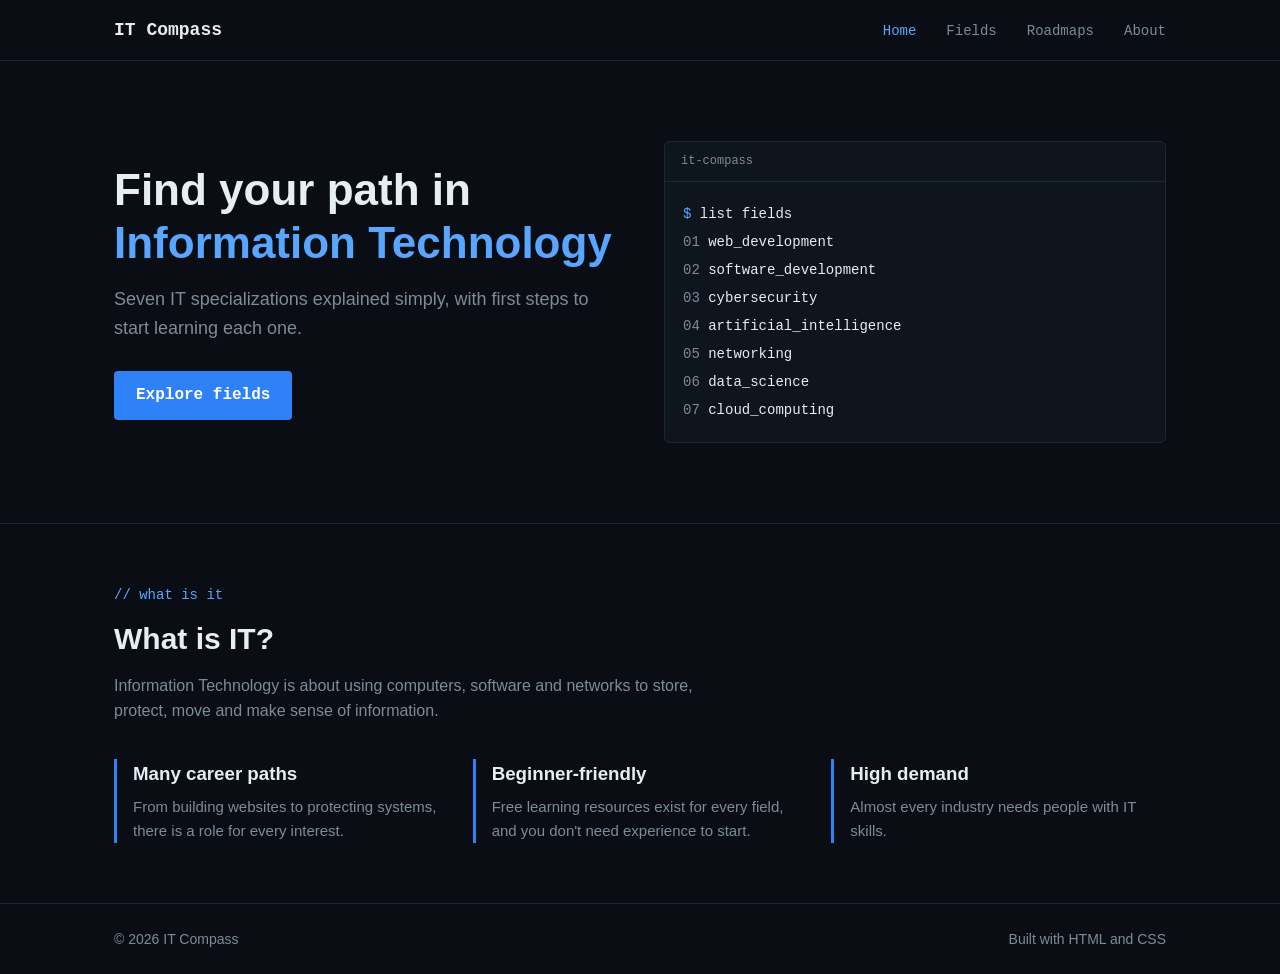
<file: index.html>
<!DOCTYPE html>
<html lang="en">
<head>
    <meta charset="UTF-8">
    <meta name="viewport" content="width=device-width, initial-scale=1.0">
    <title>IT Compass</title>
    <link rel="stylesheet" href="style.css">
</head>
<body>

    <header class="navbar">
        <div class="container">
            <a href="index.html" class="logo">IT Compass</a>
            <nav>
                <ul class="nav-links">
                    <li><a href="index.html" class="active">Home</a></li>
                    <li><a href="fields.html">Fields</a></li>
                    <li><a href="roadmaps.html">Roadmaps</a></li>
                    <li><a href="about.html">About</a></li>
                </ul>
            </nav>
        </div>
    </header>

    <main>

        <section class="hero">
            <div class="container">
                <div class="hero-text">
                    <h1>Find your path in <span>Information Technology</span></h1>
                    <p>Seven IT specializations explained simply, with first steps to start learning each one.</p>
                    <a href="fields.html" class="button">Explore fields</a>
                </div>

                <div class="terminal">
                    <div class="terminal-bar">it-compass</div>
                    <div class="terminal-body">
                        <p><span class="blue">$</span> list fields</p>
                        <p><span class="gray">01</span> web_development</p>
                        <p><span class="gray">02</span> software_development</p>
                        <p><span class="gray">03</span> cybersecurity</p>
                        <p><span class="gray">04</span> artificial_intelligence</p>
                        <p><span class="gray">05</span> networking</p>
                        <p><span class="gray">06</span> data_science</p>
                        <p><span class="gray">07</span> cloud_computing</p>
                    </div>
                </div>
            </div>
        </section>

        <section class="section">
            <div class="container">
                <p class="label">// what is it</p>
                <h2>What is IT?</h2>
                <p class="intro">Information Technology is about using computers, software and networks to store, protect, move and make sense of information.</p>

                <div class="info-boxes">
                    <div class="info-box">
                        <h3>Many career paths</h3>
                        <p>From building websites to protecting systems, there is a role for every interest.</p>
                    </div>
                    <div class="info-box">
                        <h3>Beginner-friendly</h3>
                        <p>Free learning resources exist for every field, and you don't need experience to start.</p>
                    </div>
                    <div class="info-box">
                        <h3>High demand</h3>
                        <p>Almost every industry needs people with IT skills.</p>
                    </div>
                </div>
            </div>
        </section>

    </main>

    <footer class="footer">
        <div class="container">
            <p>© 2026 IT Compass</p>
            <p>Built with HTML and CSS</p>
        </div>
    </footer>

</body>
</html>
</file>
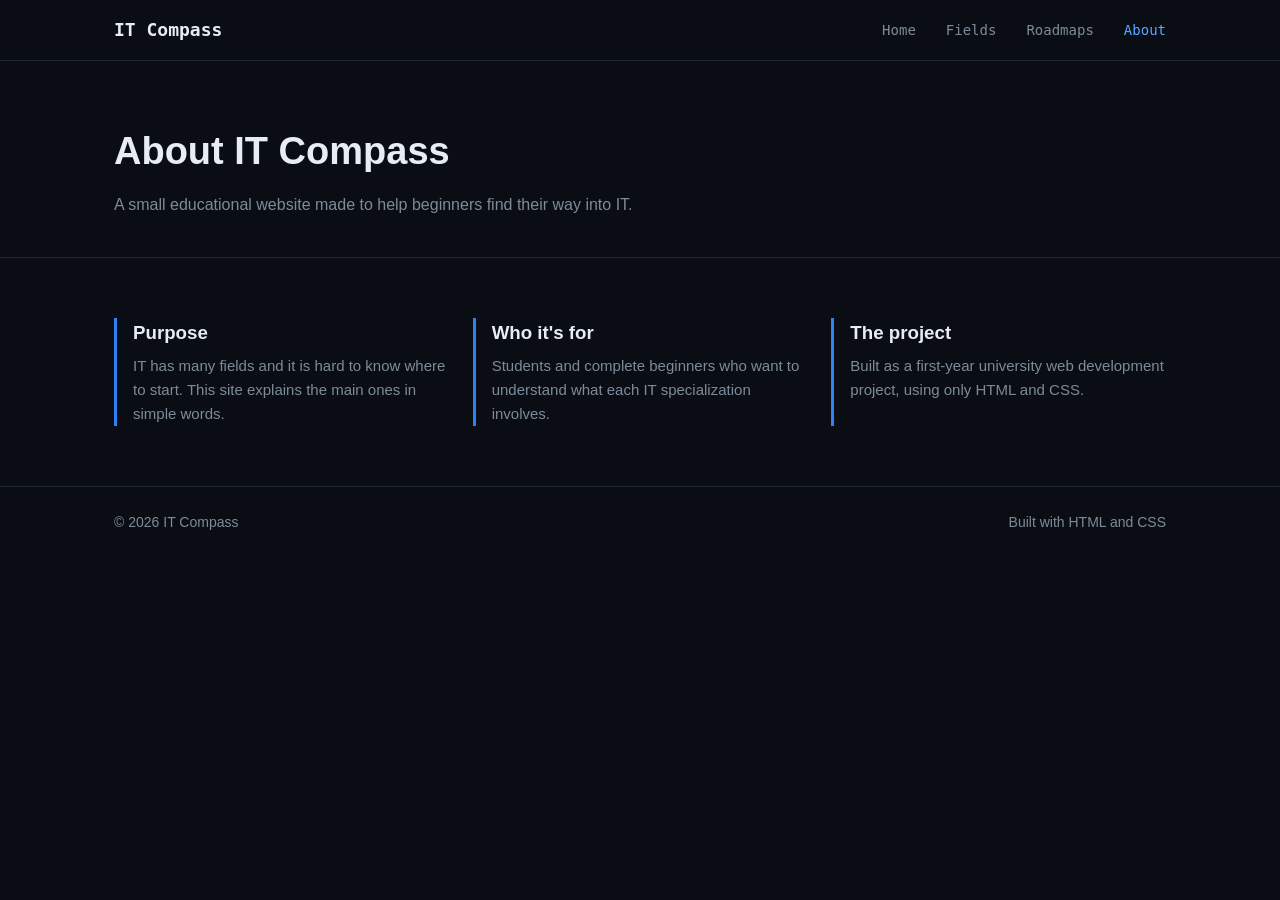
<file: about.html>
<!DOCTYPE html>
<html lang="en">
<head>
    <meta charset="UTF-8">
    <meta name="viewport" content="width=device-width, initial-scale=1.0">
    <title>About - IT Compass</title>
    <link rel="stylesheet" href="style.css">
</head>
<body>

    <header class="navbar">
        <div class="container">
            <a href="index.html" class="logo">IT Compass</a>
            <nav>
                <ul class="nav-links">
                    <li><a href="index.html">Home</a></li>
                    <li><a href="fields.html">Fields</a></li>
                    <li><a href="roadmaps.html">Roadmaps</a></li>
                    <li><a href="about.html" class="active">About</a></li>
                </ul>
            </nav>
        </div>
    </header>

    <main>

        <section class="page-header">
            <div class="container">
                <h1>About IT Compass</h1>
                <p>A small educational website made to help beginners find their way into IT.</p>
            </div>
        </section>

        <section class="section">
            <div class="container">
                <div class="info-boxes">
                    <div class="info-box">
                        <h3>Purpose</h3>
                        <p>IT has many fields and it is hard to know where to start. This site explains the main ones in simple words.</p>
                    </div>
                    <div class="info-box">
                        <h3>Who it's for</h3>
                        <p>Students and complete beginners who want to understand what each IT specialization involves.</p>
                    </div>
                    <div class="info-box">
                        <h3>The project</h3>
                        <p>Built as a first-year university web development project, using only HTML and CSS.</p>
                    </div>
                </div>
            </div>
        </section>

    </main>

    <footer class="footer">
        <div class="container">
            <p>© 2026 IT Compass</p>
            <p>Built with HTML and CSS</p>
        </div>
    </footer>

</body>
</html>
</file>
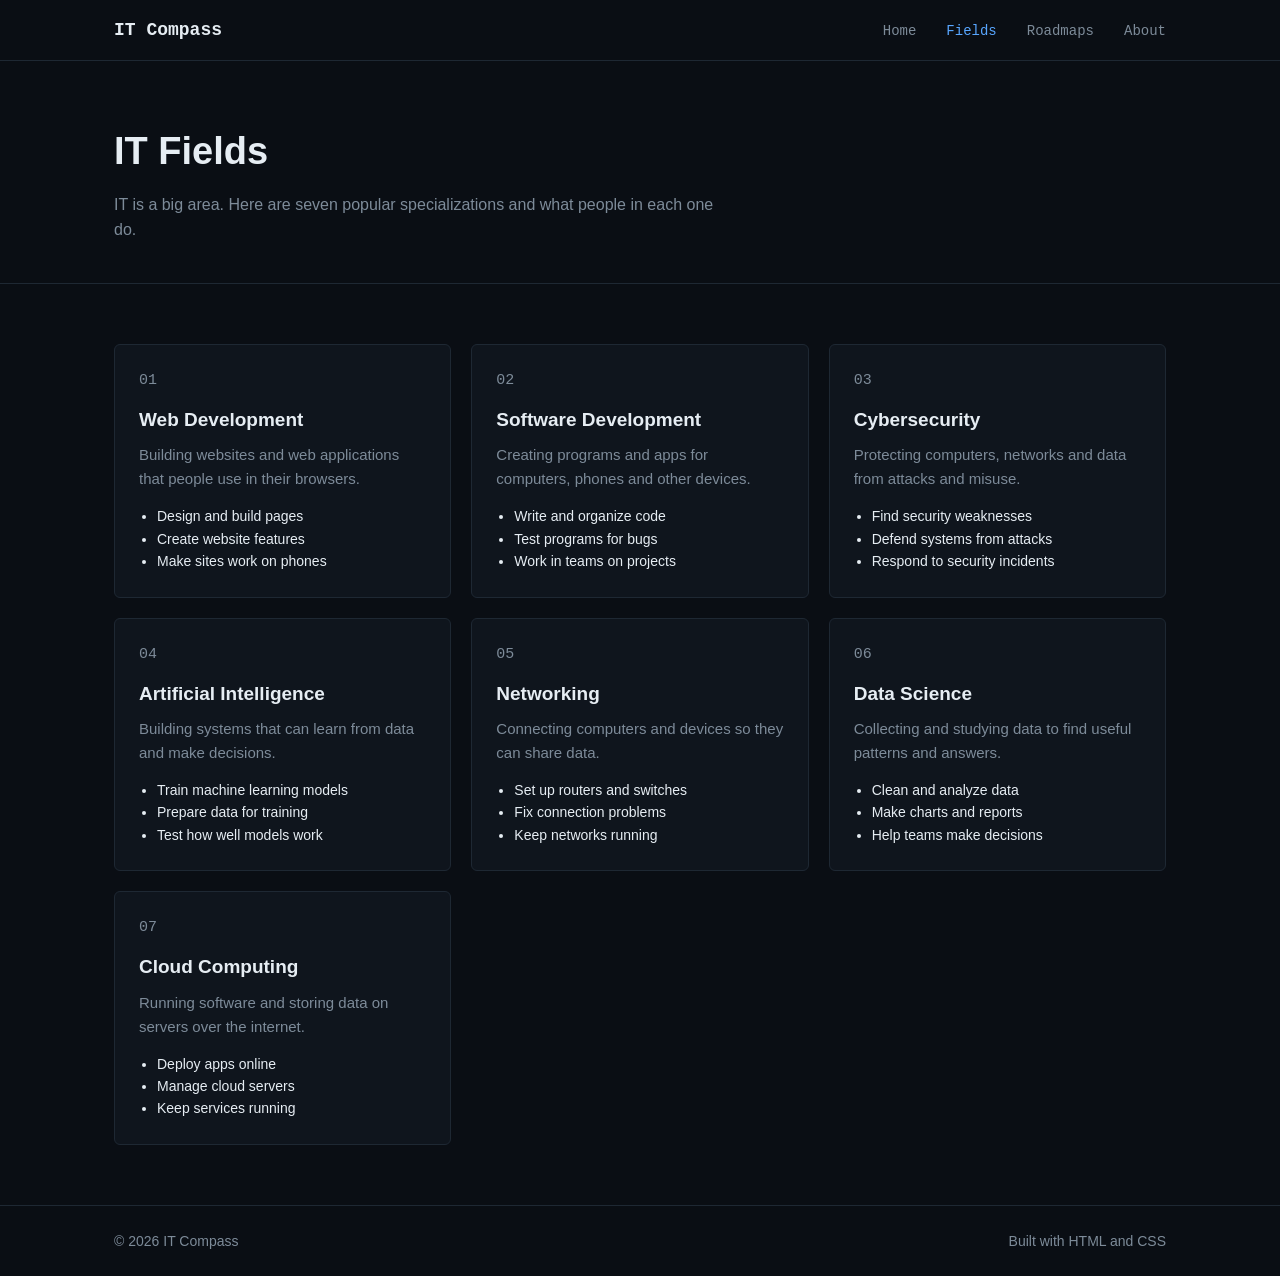
<file: fields.html>
<!DOCTYPE html>
<html lang="en">
<head>
    <meta charset="UTF-8">
    <meta name="viewport" content="width=device-width, initial-scale=1.0">
    <title>Fields - IT Compass</title>
    <link rel="stylesheet" href="style.css">
</head>
<body>

    <header class="navbar">
        <div class="container">
            <a href="index.html" class="logo">IT Compass</a>
            <nav>
                <ul class="nav-links">
                    <li><a href="index.html">Home</a></li>
                    <li><a href="fields.html" class="active">Fields</a></li>
                    <li><a href="roadmaps.html">Roadmaps</a></li>
                    <li><a href="about.html">About</a></li>
                </ul>
            </nav>
        </div>
    </header>

    <main>

        <section class="page-header">
            <div class="container">
                <h1>IT Fields</h1>
                <p>IT is a big area. Here are seven popular specializations and what people in each one do.</p>
            </div>
        </section>

        <section class="section">
            <div class="container">
                <div class="cards">

                    <div class="card">
                        <p class="card-number">01</p>
                        <h3>Web Development</h3>
                        <p>Building websites and web applications that people use in their browsers.</p>
                        <ul>
                            <li>Design and build pages</li>
                            <li>Create website features</li>
                            <li>Make sites work on phones</li>
                        </ul>
                    </div>

                    <div class="card">
                        <p class="card-number">02</p>
                        <h3>Software Development</h3>
                        <p>Creating programs and apps for computers, phones and other devices.</p>
                        <ul>
                            <li>Write and organize code</li>
                            <li>Test programs for bugs</li>
                            <li>Work in teams on projects</li>
                        </ul>
                    </div>

                    <div class="card">
                        <p class="card-number">03</p>
                        <h3>Cybersecurity</h3>
                        <p>Protecting computers, networks and data from attacks and misuse.</p>
                        <ul>
                            <li>Find security weaknesses</li>
                            <li>Defend systems from attacks</li>
                            <li>Respond to security incidents</li>
                        </ul>
                    </div>

                    <div class="card">
                        <p class="card-number">04</p>
                        <h3>Artificial Intelligence</h3>
                        <p>Building systems that can learn from data and make decisions.</p>
                        <ul>
                            <li>Train machine learning models</li>
                            <li>Prepare data for training</li>
                            <li>Test how well models work</li>
                        </ul>
                    </div>

                    <div class="card">
                        <p class="card-number">05</p>
                        <h3>Networking</h3>
                        <p>Connecting computers and devices so they can share data.</p>
                        <ul>
                            <li>Set up routers and switches</li>
                            <li>Fix connection problems</li>
                            <li>Keep networks running</li>
                        </ul>
                    </div>

                    <div class="card">
                        <p class="card-number">06</p>
                        <h3>Data Science</h3>
                        <p>Collecting and studying data to find useful patterns and answers.</p>
                        <ul>
                            <li>Clean and analyze data</li>
                            <li>Make charts and reports</li>
                            <li>Help teams make decisions</li>
                        </ul>
                    </div>

                    <div class="card">
                        <p class="card-number">07</p>
                        <h3>Cloud Computing</h3>
                        <p>Running software and storing data on servers over the internet.</p>
                        <ul>
                            <li>Deploy apps online</li>
                            <li>Manage cloud servers</li>
                            <li>Keep services running</li>
                        </ul>
                    </div>

                </div>
            </div>
        </section>

    </main>

    <footer class="footer">
        <div class="container">
            <p>© 2026 IT Compass</p>
            <p>Built with HTML and CSS</p>
        </div>
    </footer>

</body>
</html>
</file>
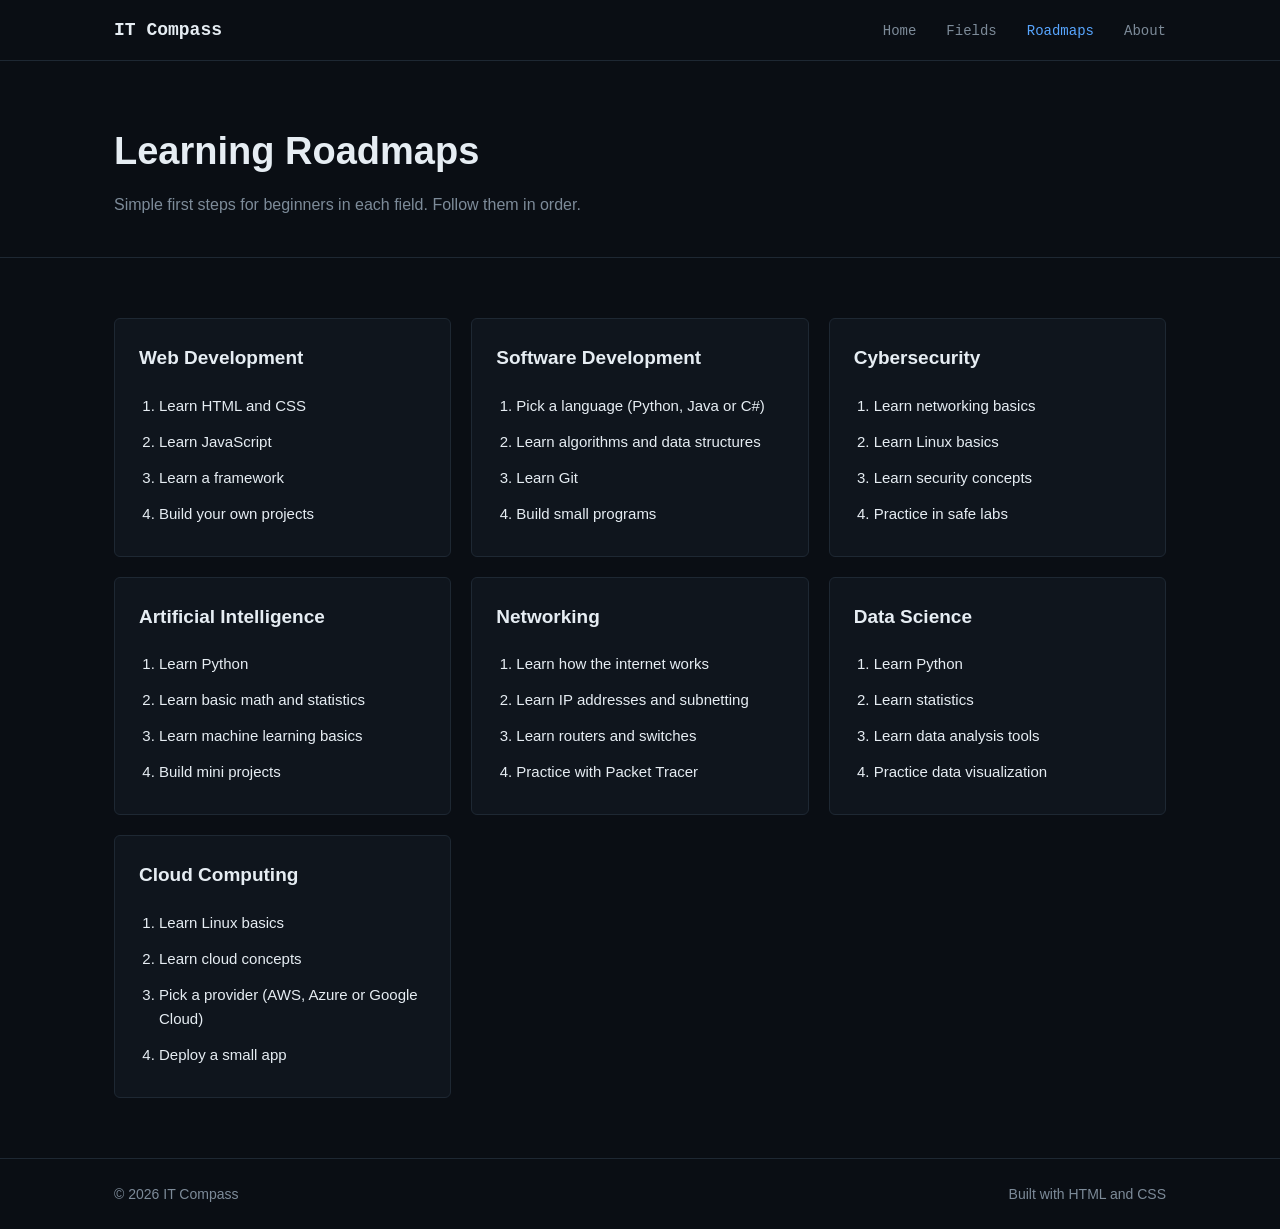
<file: roadmaps.html>
<!DOCTYPE html>
<html lang="en">
<head>
    <meta charset="UTF-8">
    <meta name="viewport" content="width=device-width, initial-scale=1.0">
    <title>Roadmaps - IT Compass</title>
    <link rel="stylesheet" href="style.css">
</head>
<body>

    <header class="navbar">
        <div class="container">
            <a href="index.html" class="logo">IT Compass</a>
            <nav>
                <ul class="nav-links">
                    <li><a href="index.html">Home</a></li>
                    <li><a href="fields.html">Fields</a></li>
                    <li><a href="roadmaps.html" class="active">Roadmaps</a></li>
                    <li><a href="about.html">About</a></li>
                </ul>
            </nav>
        </div>
    </header>

    <main>

        <section class="page-header">
            <div class="container">
                <h1>Learning Roadmaps</h1>
                <p>Simple first steps for beginners in each field. Follow them in order.</p>
            </div>
        </section>

        <section class="section">
            <div class="container">
                <div class="cards">

                    <div class="card">
                        <h3>Web Development</h3>
                        <ol class="steps">
                            <li>Learn HTML and CSS</li>
                            <li>Learn JavaScript</li>
                            <li>Learn a framework</li>
                            <li>Build your own projects</li>
                        </ol>
                    </div>

                    <div class="card">
                        <h3>Software Development</h3>
                        <ol class="steps">
                            <li>Pick a language (Python, Java or C#)</li>
                            <li>Learn algorithms and data structures</li>
                            <li>Learn Git</li>
                            <li>Build small programs</li>
                        </ol>
                    </div>

                    <div class="card">
                        <h3>Cybersecurity</h3>
                        <ol class="steps">
                            <li>Learn networking basics</li>
                            <li>Learn Linux basics</li>
                            <li>Learn security concepts</li>
                            <li>Practice in safe labs</li>
                        </ol>
                    </div>

                    <div class="card">
                        <h3>Artificial Intelligence</h3>
                        <ol class="steps">
                            <li>Learn Python</li>
                            <li>Learn basic math and statistics</li>
                            <li>Learn machine learning basics</li>
                            <li>Build mini projects</li>
                        </ol>
                    </div>

                    <div class="card">
                        <h3>Networking</h3>
                        <ol class="steps">
                            <li>Learn how the internet works</li>
                            <li>Learn IP addresses and subnetting</li>
                            <li>Learn routers and switches</li>
                            <li>Practice with Packet Tracer</li>
                        </ol>
                    </div>

                    <div class="card">
                        <h3>Data Science</h3>
                        <ol class="steps">
                            <li>Learn Python</li>
                            <li>Learn statistics</li>
                            <li>Learn data analysis tools</li>
                            <li>Practice data visualization</li>
                        </ol>
                    </div>

                    <div class="card">
                        <h3>Cloud Computing</h3>
                        <ol class="steps">
                            <li>Learn Linux basics</li>
                            <li>Learn cloud concepts</li>
                            <li>Pick a provider (AWS, Azure or Google Cloud)</li>
                            <li>Deploy a small app</li>
                        </ol>
                    </div>

                </div>
            </div>
        </section>

    </main>

    <footer class="footer">
        <div class="container">
            <p>© 2026 IT Compass</p>
            <p>Built with HTML and CSS</p>
        </div>
    </footer>

</body>
</html>
</file>
<file: style.css>
/* ===== COLORS =====
   background: #0a0e14
   boxes:      #0f151d
   border:     #1e2833
   blue:       #2f81f7
   light blue: #58a6ff
   text:       #e6edf3
   gray text:  #7d8b99
*/

/* ===== RESET ===== */
* {
    margin: 0;
    padding: 0;
    box-sizing: border-box;
}

/* ===== BASIC STYLES ===== */
body {
    background-color: #0a0e14;
    color: #e6edf3;
    font-family: Arial, sans-serif;
    line-height: 1.6;
}

a {
    text-decoration: none;
}

ul {
    list-style: none;
}

.container {
    max-width: 1100px;
    margin: 0 auto;
    padding: 0 24px;
}

/* ===== NAVBAR ===== */
.navbar {
    background-color: #0a0e14;
    border-bottom: 1px solid #1e2833;
    position: sticky;
    top: 0;
}

.navbar .container {
    display: flex;
    justify-content: space-between;
    align-items: center;
    height: 60px;
}

.logo {
    color: #e6edf3;
    font-family: Consolas, monospace;
    font-size: 18px;
    font-weight: bold;
}

.nav-links {
    display: flex;
    gap: 30px;
}

.nav-links a {
    color: #7d8b99;
    font-family: Consolas, monospace;
    font-size: 14px;
}

.nav-links a:hover {
    color: #e6edf3;
}

.nav-links a.active {
    color: #58a6ff;
}

/* ===== SECTIONS (used on every page) ===== */
.section {
    padding: 60px 0;
    border-bottom: 1px solid #1e2833;
}

.label {
    color: #58a6ff;
    font-family: Consolas, monospace;
    font-size: 14px;
    margin-bottom: 8px;
}

.section h2 {
    font-size: 30px;
    margin-bottom: 10px;
}

.intro {
    color: #7d8b99;
    max-width: 600px;
    margin-bottom: 35px;
}

/* ===== PAGE HEADER (Fields, Roadmaps, About) ===== */
.page-header {
    padding: 60px 0 40px;
    border-bottom: 1px solid #1e2833;
}

.page-header h1 {
    font-size: 38px;
    margin-bottom: 10px;
}

.page-header p {
    color: #7d8b99;
    max-width: 600px;
}

/* ===== HOME: HERO ===== */
.hero {
    padding: 80px 0;
    border-bottom: 1px solid #1e2833;
}

.hero .container {
    display: flex;
    align-items: center;
    gap: 50px;
}

.hero-text {
    flex: 1;
}

.hero-text h1 {
    font-size: 44px;
    line-height: 1.2;
    margin-bottom: 16px;
}

.hero-text h1 span {
    color: #58a6ff;
}

.hero-text p {
    color: #7d8b99;
    font-size: 18px;
    margin-bottom: 28px;
}

.button {
    display: inline-block;
    background-color: #2f81f7;
    color: #ffffff;
    font-family: Consolas, monospace;
    font-weight: bold;
    padding: 12px 22px;
    border-radius: 4px;
}

.button:hover {
    background-color: #58a6ff;
}

/* ===== HOME: TERMINAL BOX ===== */
.terminal {
    flex: 1;
    background-color: #0f151d;
    border: 1px solid #1e2833;
    border-radius: 6px;
    font-family: Consolas, monospace;
    font-size: 14px;
}

.terminal-bar {
    border-bottom: 1px solid #1e2833;
    padding: 10px 16px;
    color: #7d8b99;
    font-size: 12px;
}

.terminal-body {
    padding: 18px;
    line-height: 2;
}

.terminal-body .blue {
    color: #58a6ff;
}

.terminal-body .gray {
    color: #7d8b99;
}

/* ===== HOME: INFO BOXES ===== */
.info-boxes {
    display: flex;
    gap: 24px;
}

.info-box {
    flex: 1;
    border-left: 3px solid #2f81f7;
    padding-left: 16px;
}

.info-box h3 {
    margin-bottom: 6px;
}

.info-box p {
    color: #7d8b99;
    font-size: 15px;
}

/* ===== CARDS (Fields and Roadmaps) ===== */
.cards {
    display: grid;
    grid-template-columns: repeat(3, 1fr);
    gap: 20px;
}

.card {
    background-color: #0f151d;
    border: 1px solid #1e2833;
    border-radius: 6px;
    padding: 24px;
}

.card:hover {
    border-color: #2f81f7;
}

.card-number {
    color: #58a6ff;
    font-family: Consolas, monospace;
    font-size: 13px;
    margin-bottom: 12px;
}

.card h3 {
    font-size: 19px;
    margin-bottom: 8px;
}

.card p {
    color: #7d8b99;
    font-size: 15px;
}

.card ul {
    list-style: disc;
    padding-left: 18px;
    margin-top: 14px;
    font-size: 14px;
}

/* ===== ROADMAP STEPS ===== */
.steps {
    padding-left: 20px;
    margin-top: 14px;
}

.steps li {
    padding: 6px 0;
    font-size: 15px;
}

/* ===== FOOTER ===== */
.footer {
    padding: 24px 0;
    font-size: 14px;
    color: #7d8b99;
}

.footer .container {
    display: flex;
    justify-content: space-between;
}

/* ===== MOBILE (screens 800px wide or smaller) ===== */
@media (max-width: 800px) {
    .nav-links {
        gap: 14px;
    }

    .nav-links a {
        font-size: 13px;
    }

    .hero .container {
        flex-direction: column;
    }

    .hero-text h1 {
        font-size: 34px;
    }

    .info-boxes {
        flex-direction: column;
    }

    .cards {
        grid-template-columns: 1fr;
    }
}
</file>
